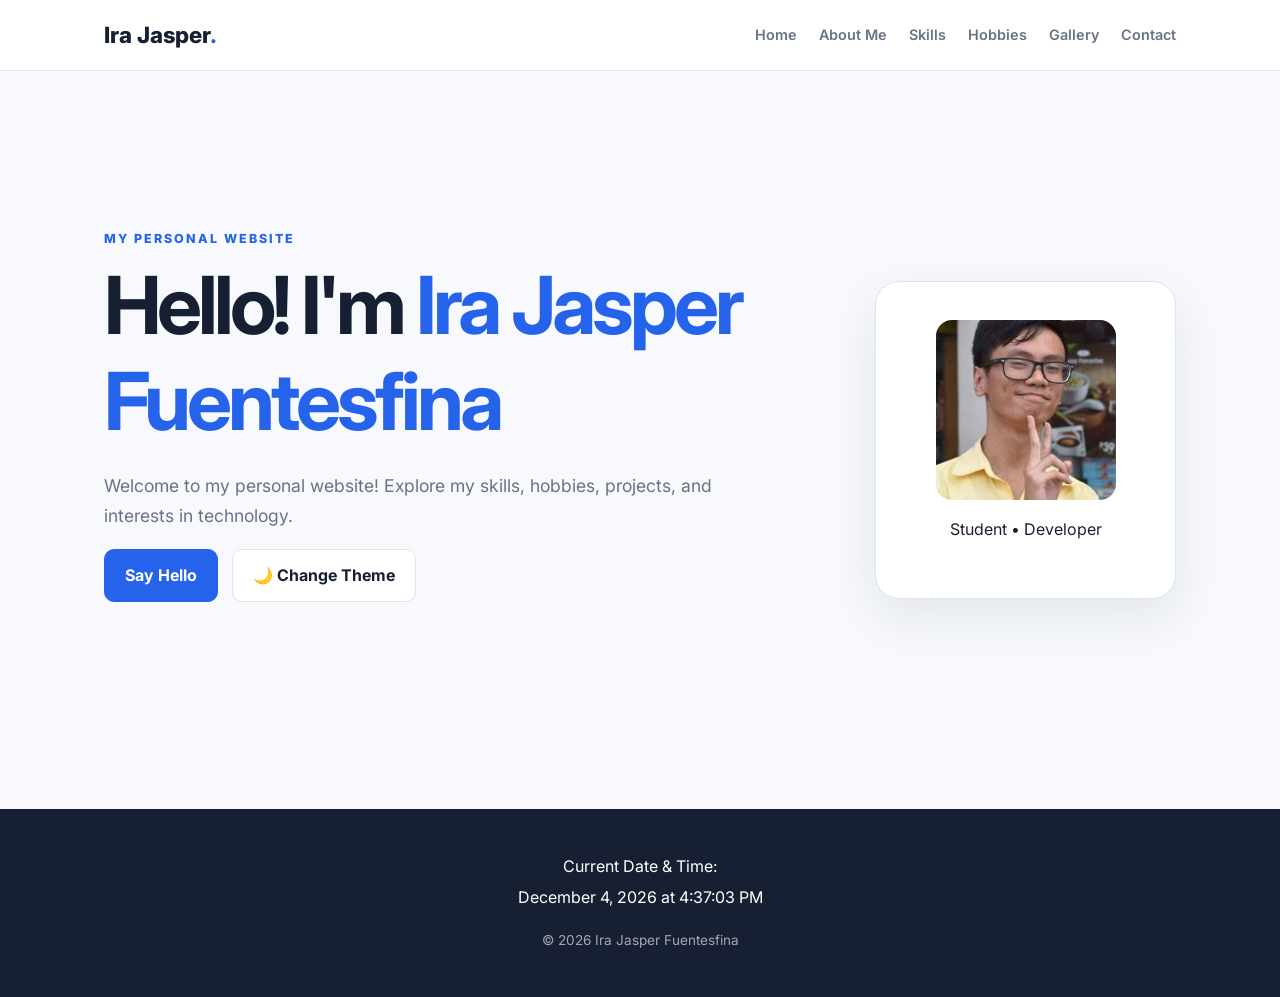
<file: index.html>
<!DOCTYPE html>
<html lang="en">
<head>
  <meta charset="UTF-8">
  <meta name="viewport" content="width=device-width, initial-scale=1.0">
  <title>Ira Jasper Fuentesfina | Personal Website</title>
  <link rel="stylesheet" href="style.css">
</head>
<body>
  <header class="header">
    <nav class="navbar">
      <a class="logo" href="index.html">Ira Jasper<span>.</span></a>
      <button class="menu-toggle" aria-label="Toggle navigation">☰</button>
      <div class="nav-links">
        <a href="index.html">Home</a>
        <a href="about.html#about">About Me</a>
        <a href="about.html#skills">Skills</a>
        <a href="about.html#hobbies">Hobbies</a>
        <a href="about.html#gallery">Gallery</a>
        <a href="contact.html">Contact</a>
      </div>
    </nav>
  </header>

  <main>
    <section id="home" class="hero">
      <div class="hero-content">
        <p class="eyebrow">MY PERSONAL WEBSITE</p>
        <h1>Hello! I'm <span>Ira Jasper Fuentesfina</span></h1>
        <p class="hero-text">
          Welcome to my personal website! Explore my skills, hobbies,
          projects, and interests in technology.
        </p>
        <button class="btn" id="welcomeBtn" type="button">Say Hello</button>
        <button class="theme-btn" id="themeBtn" type="button">🌙 Change Theme</button>
        <p id="welcomeMessage" class="welcome-message" aria-live="polite"></p>
      </div>
      <div class="hero-card">
        <div class="avatar">
          <img src="images/profilepic.jpg">
        </div>
        <p>Student • Developer</p>
      </div>
    </section>
  </main>

  <footer class="footer">
    <p>Current Date &amp; Time:</p>
    <p id="dateTime"></p>
    <p class="copyright">© <span id="year"></span> Ira Jasper Fuentesfina</p>
  </footer>

  <!-- Say Hello Popup -->
  <div class="hello-modal" id="helloModal" aria-hidden="true">
    <div class="hello-backdrop" data-close-modal></div>
    <div class="hello-dialog" role="dialog" aria-modal="true" aria-labelledby="helloTitle">
      <button class="hello-close" id="helloClose" type="button" aria-label="Close popup">&times;</button>
      <div class="hello-icon">👋</div>
      <p class="eyebrow">NICE TO MEET YOU</p>
      <h2 id="helloTitle">Say Hello!</h2>
      <p class="hello-text">What should I call you?</p>
      <input id="visitorName" class="hello-input" type="text" placeholder="Enter your name" autocomplete="name">
      <p class="hello-error" id="helloError" aria-live="polite"></p>
      <button class="btn hello-submit" id="helloSubmit" type="button">Continue</button>
    </div>
  </div>

  <script src="script.js"></script>
</body>
</html>
</file>
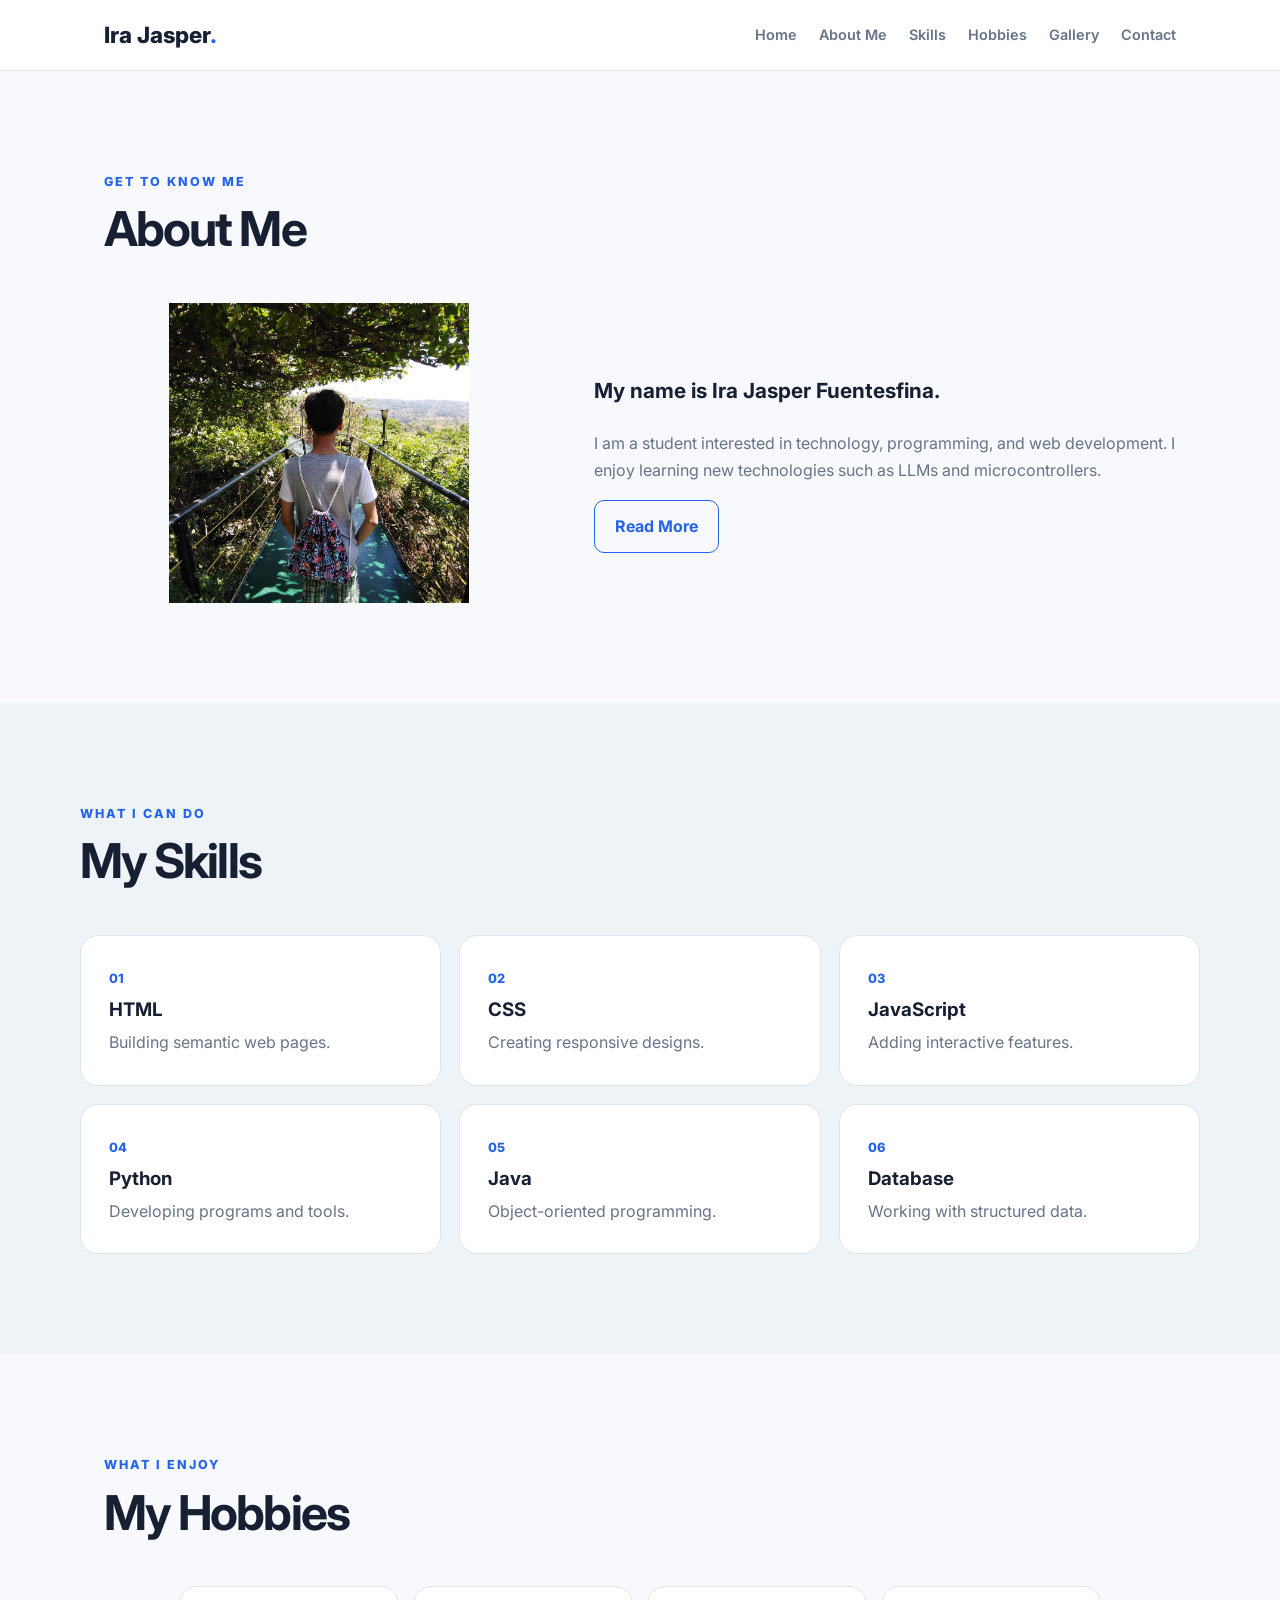
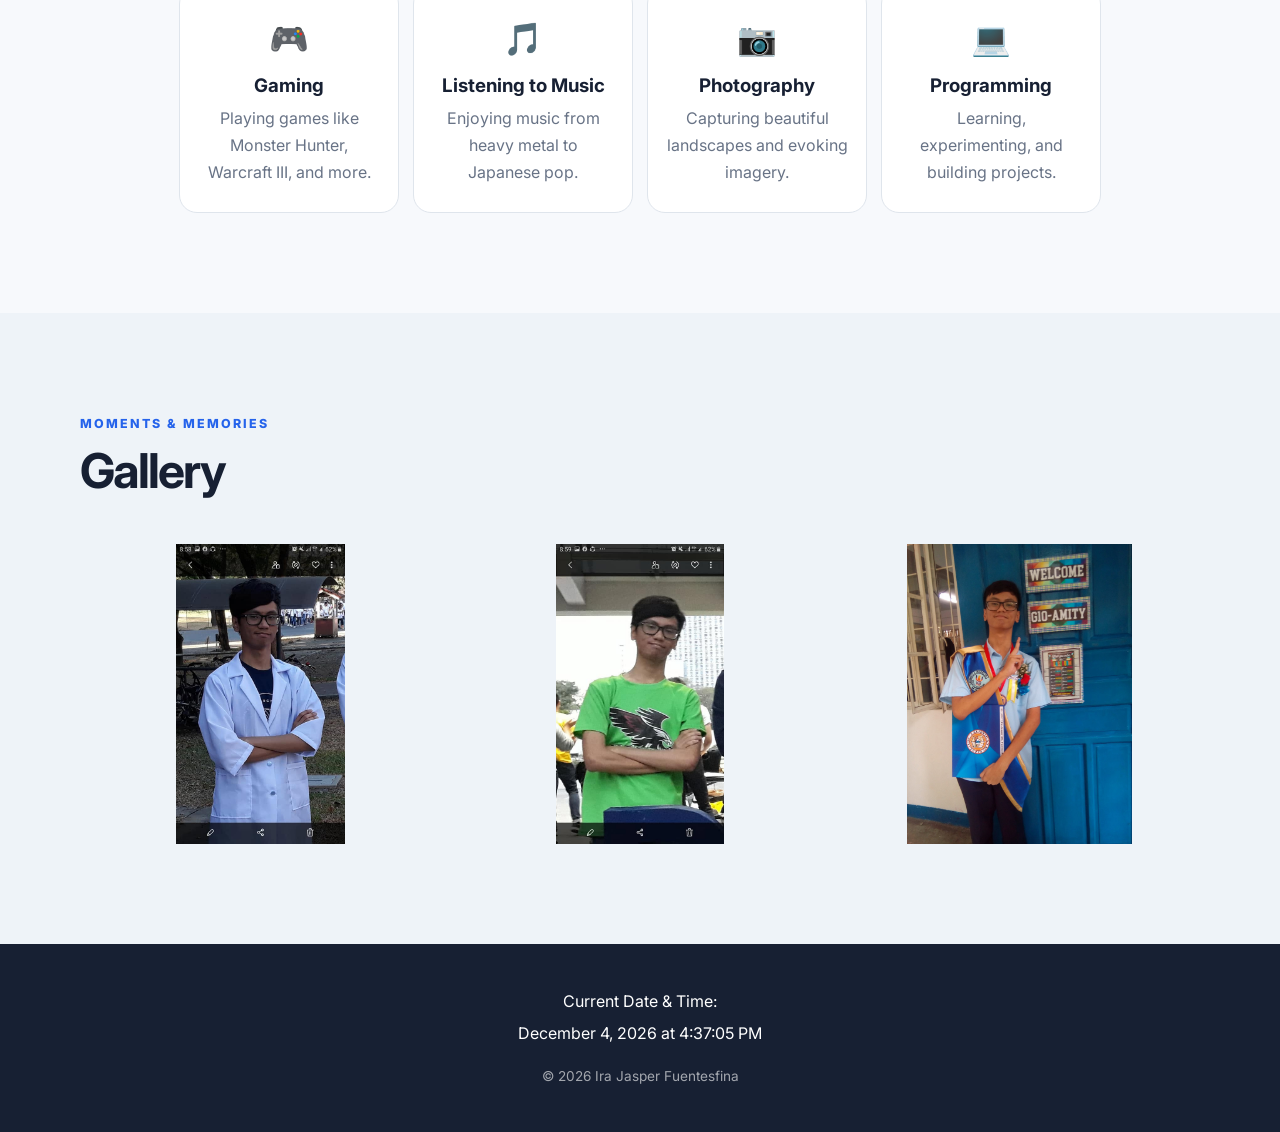
<file: about.html>
<!DOCTYPE html>
<html lang="en">
<head>
  <meta charset="UTF-8">
  <meta name="viewport" content="width=device-width, initial-scale=1.0">
  <title>About Me | Ira Jasper Fuentesfina</title>
  <link rel="stylesheet" href="style.css">
</head>
<body>
  <header class="header">
    <nav class="navbar">
      <a class="logo" href="index.html">Ira Jasper<span>.</span></a>
      <button class="menu-toggle" aria-label="Toggle navigation">☰</button>
      <div class="nav-links">
        <a href="index.html">Home</a>
        <a href="about.html#about">About Me</a>
        <a href="about.html#skills">Skills</a>
        <a href="about.html#hobbies">Hobbies</a>
        <a href="about.html#gallery">Gallery</a>
        <a href="contact.html">Contact</a>
      </div>
    </nav>
  </header>

  <main>
    <section id="about" class="section">
      <div class="section-heading">
        <p class="eyebrow">GET TO KNOW ME</p>
        <h2>About Me</h2>
      </div>
      <div class="about-grid">
        <div class="photo-placeholder has-image" role="img" aria-label="My Photo">
          <img src="images/myphoto.jpg">
        </div>
        <div class="about-content">
          <p class="lead">My name is Ira Jasper Fuentesfina.</p>
          <p>
            I am a student interested in technology, programming, and web
            development. I enjoy learning new technologies such as LLMs and microcontrollers.
          </p>
          <button class="outline-btn" id="readMoreBtn">Read More</button>
          <p class="more-text" id="moreText">
            My goal is to continue improving my programming skills while
            creating applications that are simple, useful, and
            enjoyable to use.
          </p>
        </div>
      </div>
    </section>

    <section id="skills" class="section section-alt">
      <div class="section-heading">
        <p class="eyebrow">WHAT I CAN DO</p>
        <h2>My Skills</h2>
      </div>
      <div class="skills-grid">
        <div class="skill-card"><span>01</span><h3>HTML</h3><p>Building semantic web pages.</p></div>
        <div class="skill-card"><span>02</span><h3>CSS</h3><p>Creating responsive designs.</p></div>
        <div class="skill-card"><span>03</span><h3>JavaScript</h3><p>Adding interactive features.</p></div>
        <div class="skill-card"><span>04</span><h3>Python</h3><p>Developing programs and tools.</p></div>
        <div class="skill-card"><span>05</span><h3>Java</h3><p>Object-oriented programming.</p></div>
        <div class="skill-card"><span>06</span><h3>Database</h3><p>Working with structured data.</p></div>
      </div>
    </section>

    <section id="hobbies" class="section">
      <div class="section-heading">
        <p class="eyebrow">WHAT I ENJOY</p>
        <h2>My Hobbies</h2>
      </div>
      <div class="hobbies-grid">
        <div class="hobby"><div class="icon">🎮</div><h3>Gaming</h3><p>Playing games like Monster Hunter, Warcraft III, and more.</p></div>
        <div class="hobby"><div class="icon">🎵</div><h3>Listening to Music</h3><p>Enjoying music from heavy metal to Japanese pop.</p></div>
        <div class="hobby"><div class="icon">📷</div><h3>Photography</h3><p>Capturing beautiful landscapes and evoking imagery.</p></div>
        <div class="hobby"><div class="icon">💻</div><h3>Programming</h3><p>Learning, experimenting, and building projects.</p></div>
      </div>
    </section>

    <section id="gallery" class="section section-alt">
      <div class="section-heading">
        <p class="eyebrow">MOMENTS & MEMORIES</p>
        <h2>Gallery</h2>
      </div>
      <div class="gallery-grid">
        <div class="gallery-item has-image"><img src="images/photo1.jpg"></div>
        <div class="gallery-item has-image"><img src="images/photo2.jpg"></div>
        <div class="gallery-item has-image"><img src="images/photo3.jpg"></div>
      </div>
    </section>
  </main>

  <footer class="footer">
    <p>Current Date &amp; Time:</p>
    <p id="dateTime"></p>
    <p class="copyright">© <span id="year"></span> Ira Jasper Fuentesfina</p>
  </footer>

  <script src="script.js"></script>
</body>
</html>
</file>
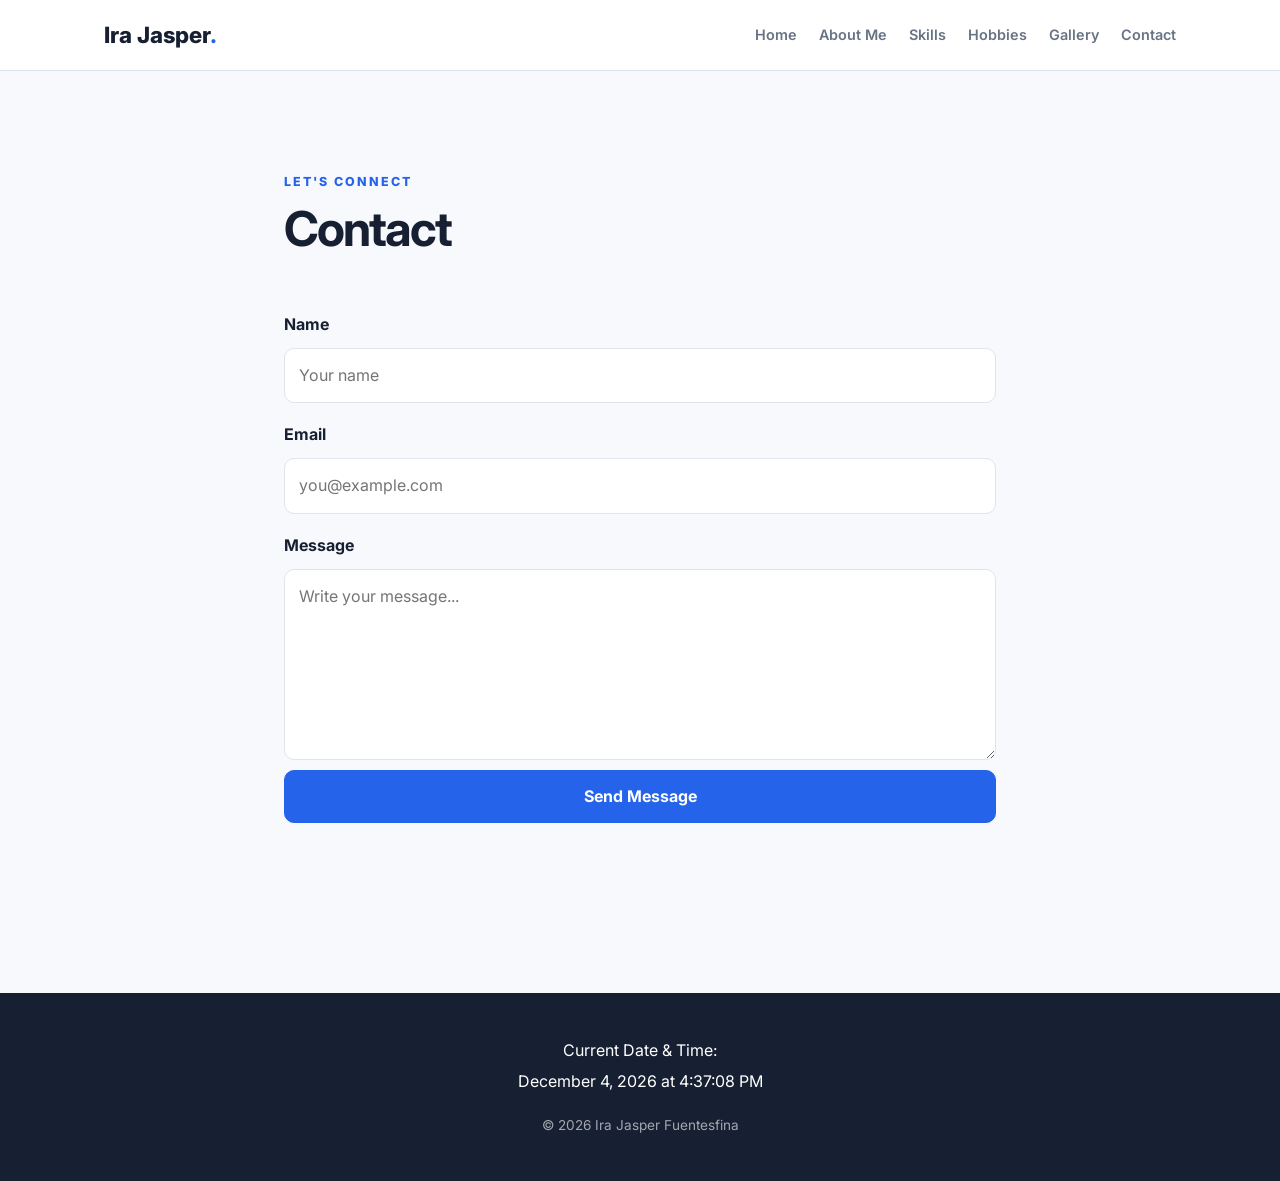
<file: contact.html>
<!DOCTYPE html>
<html lang="en">
<head>
  <meta charset="UTF-8">
  <meta name="viewport" content="width=device-width, initial-scale=1.0">
  <title>Contact | Ira Jasper Fuentesfina</title>
  <link rel="stylesheet" href="style.css">
</head>
<body>
  <header class="header">
    <nav class="navbar">
      <a class="logo" href="index.html">Ira Jasper<span>.</span></a>
      <button class="menu-toggle" aria-label="Toggle navigation">☰</button>
      <div class="nav-links">
        <a href="index.html">Home</a>
        <a href="about.html#about">About Me</a>
        <a href="about.html#skills">Skills</a>
        <a href="about.html#hobbies">Hobbies</a>
        <a href="about.html#gallery">Gallery</a>
        <a href="contact.html">Contact</a>
      </div>
    </nav>
  </header>

  <main>
    <section id="contact" class="section contact-section">
      <div class="section-heading">
        <p class="eyebrow">LET'S CONNECT</p>
        <h2>Contact</h2>
      </div>
      <form id="contactForm" class="contact-form">
        <label for="name">Name</label>
        <input id="name" name="name" type="text" placeholder="Your name" required>

        <label for="email">Email</label>
        <input id="email" name="email" type="email" placeholder="you@example.com" required>

        <label for="message">Message</label>
        <textarea id="message" name="message" rows="6" placeholder="Write your message..." required></textarea>

        <button class="btn" type="submit">Send Message</button>
        <p id="formStatus" class="form-status"></p>
      </form>
    </section>
  </main>

  <footer class="footer">
    <p>Current Date &amp; Time:</p>
    <p id="dateTime"></p>
    <p class="copyright">© <span id="year"></span> Ira Jasper Fuentesfina</p>
  </footer>

  <script src="script.js"></script>
</body>
</html>
</file>
<file: style.css>
@import url('https://fonts.googleapis.com/css2?family=Inter:wght@400;500;600;700;800&display=swap');

:root {
  --bg: #f7f9fc;
  --surface: #ffffff;
  --surface-2: #eef3f8;
  --text: #172033;
  --muted: #687386;
  --primary: #2563eb;
  --primary-dark: #1d4ed8;
  --accent: #14b8a6;
  --border: #dfe5ec;
  --shadow: 0 18px 50px rgba(23, 32, 51, 0.09);
}

* { box-sizing: border-box; scroll-behavior: smooth; }

body {
  margin: 0;
  font-family: Inter, system-ui, sans-serif;
  color: var(--text);
  background: var(--bg);
  line-height: 1.7;
}

.header {
  position: sticky;
  top: 0;
  z-index: 100;
  background: rgba(255,255,255,.92);
  backdrop-filter: blur(14px);
  border-bottom: 1px solid var(--border);
}

.navbar {
  max-width: 1120px;
  margin: auto;
  padding: 16px 24px;
  display: flex;
  align-items: center;
  justify-content: space-between;
}

.logo {
  color: var(--text);
  text-decoration: none;
  font-size: 1.4rem;
  font-weight: 800;
}
.logo span { color: var(--primary); }

.nav-links { display: flex; gap: 22px; }
.nav-links a {
  color: var(--muted);
  text-decoration: none;
  font-size: .9rem;
  font-weight: 600;
}
.nav-links a:hover { color: var(--primary); }

.menu-toggle {
  display: none;
  border: 0;
  background: transparent;
  font-size: 1.6rem;
  cursor: pointer;
}

.hero {
  min-height: 82vh;
  max-width: 1120px;
  margin: auto;
  padding: 90px 24px;
  display: grid;
  grid-template-columns: 1.4fr .6fr;
  align-items: center;
  gap: 70px;
}

.eyebrow {
  margin: 0 0 8px;
  color: var(--primary);
  font-size: .78rem;
  font-weight: 800;
  letter-spacing: .16em;
  text-transform: uppercase;
}

h1, h2, h3 { line-height: 1.2; }
h1 { font-size: clamp(2.6rem, 7vw, 5rem); margin: 0 0 22px; letter-spacing: -.05em; }
h1 span { color: var(--primary); }
h2 { font-size: clamp(2rem, 4vw, 3rem); margin: 0; letter-spacing: -.04em; }
h3 { margin: 8px 0; }
.hero-text { max-width: 650px; color: var(--muted); font-size: 1.1rem; }

.btn, .outline-btn {
  display: inline-block;
  border-radius: 10px;
  padding: 12px 20px;
  font: inherit;
  font-weight: 700;
  cursor: pointer;
  transition: .2s ease;
}
.btn {
  border: 1px solid var(--primary);
  background: var(--primary);
  color: white;
  text-decoration: none;
}
.btn:hover { background: var(--primary-dark); transform: translateY(-2px); }
.outline-btn {
  border: 1px solid var(--primary);
  background: transparent;
  color: var(--primary);
}
.outline-btn:hover { background: var(--primary); color: white; }

.hero-card {
  padding: 38px 24px;
  text-align: center;
  background: var(--surface);
  border: 1px solid var(--border);
  border-radius: 24px;
  box-shadow: var(--shadow);
}

.avatar {
  width: 180px;
  height: 180px;
  border-radius: 16px;
  overflow: hidden;
  margin: 0 auto 1rem;
}
.avatar img {
  width: 100%;
  height: 100%;
  object-fit: cover;
  display: block;
}

.section {
  padding: 100px 24px;
  max-width: 1120px;
  margin: auto;
}
.section-alt {
  max-width: none;
  background: var(--surface-2);
}
.section-alt > * { max-width: 1120px; margin-left: auto; margin-right: auto; }
.section-heading { margin-bottom: 45px; }

.about-grid {
  display: grid;
  grid-template-columns: .85fr 1.15fr;
  gap: 60px;
  align-items: center;
}
.photo-placeholder,
.gallery-item {
  min-height: 300px;
  border-radius: 22px;
  border: 2px dashed #b9c5d4;
  background: linear-gradient(135deg, #e7edf5, #f9fbfd);
  display: grid;
  place-items: center;
  overflow: hidden;
}
.photo-placeholder.has-image,
.gallery-item.has-image {
  border: none;
  background: transparent;
}
.photo-placeholder img,
.gallery-item img {
  display: block;
  width: 100%;
  height: 300px;
  object-fit: contain;
  border-radius: 22px;
}
.about-content { color: var(--muted); }
.about-content .lead { color: var(--text); font-size: 1.3rem; font-weight: 700; }
.more-text { display: none; }
.more-text.show { display: block; }

.skills-grid {
  display: grid;
  grid-template-columns: repeat(3, 1fr);
  gap: 18px;
}
.skill-card {
  background: var(--surface);
  border: 1px solid var(--border);
  padding: 28px;
  border-radius: 18px;
  transition: .2s;
}
.skill-card:hover { transform: translateY(-5px); box-shadow: var(--shadow); }
.skill-card span { color: var(--primary); font-size: .8rem; font-weight: 800; }
.skill-card p, .hobby p { color: var(--muted); margin: 0; }

.hobbies-grid {
  display: flex;
  justify-content: center;
  align-items: stretch;
  flex-wrap: wrap;
  gap: 14px;
  max-width: 1000px;
  margin: 0 auto;
}

.hobby {
  flex: 0 1 220px;
  padding: 25px 18px;
  text-align: center;
  border: 1px solid var(--border);
  background: var(--surface);
  border-radius: 18px;
}

.icon { font-size: 2rem; }

.gallery-grid {
  display: grid;
  grid-template-columns: repeat(3, 1fr);
  gap: 18px;
}
.gallery-item { min-height: 280px; }
.gallery-note { text-align: center; color: var(--muted); }

.contact-section { max-width: 760px; }
.contact-form { display: grid; gap: 10px; }
.contact-form label { font-weight: 700; margin-top: 8px; }
.contact-form input, .contact-form textarea {
  width: 100%;
  border: 1px solid var(--border);
  border-radius: 10px;
  padding: 13px 14px;
  font: inherit;
  background: var(--surface);
  color: var(--text);
  resize: vertical;
}
.contact-form input:focus, .contact-form textarea:focus {
  outline: 2px solid rgba(37,99,235,.18);
  border-color: var(--primary);
}
.form-status { min-height: 28px; color: var(--primary); font-weight: 600; }

.footer {
  padding: 40px 24px;
  text-align: center;
  background: #172033;
  color: white;
}
.footer p { margin: 4px; }
.copyright { opacity: .6; font-size: .85rem; margin-top: 18px !important; }

@media (max-width: 800px) {
  .menu-toggle { display: block; }
  .nav-links {
    display: none;
    position: absolute;
    left: 0; right: 0; top: 65px;
    padding: 20px 24px;
    flex-direction: column;
    background: white;
    border-bottom: 1px solid var(--border);
  }
  .nav-links.open { display: flex; }
  .hero, .about-grid { grid-template-columns: 1fr; }
  .hero { padding-top: 60px; gap: 35px; }
  .skills-grid { grid-template-columns: repeat(2, 1fr); }
  .hobbies-grid { grid-template-columns: repeat(2, 1fr); }
  .gallery-grid { grid-template-columns: 1fr; }
}

@media (max-width: 500px) {
  .skills-grid, .hobbies-grid { grid-template-columns: 1fr; }
  .section { padding: 70px 20px; }
}

.welcome-message {
  min-height: 32px;
  margin: 18px 0 0;
  color: var(--primary);
  font-weight: 700;
  font-size: 1rem;
}

.theme-btn {
  margin-left: 10px;
  padding: 12px 20px;
  border: 1px solid var(--border);
  border-radius: 10px;
  background: var(--surface);
  color: var(--text);
  font: inherit;
  font-weight: 700;
  cursor: pointer;
  transition: .2s ease;
}

.theme-btn:hover {
  transform: translateY(-2px);
  box-shadow: var(--shadow);
}

body.dark-theme {
  --bg: #111827;
  --surface: #1f2937;
  --surface-2: #182230;
  --text: #f3f4f6;
  --muted: #b6c0ce;
  --primary: #60a5fa;
  --primary-dark: #3b82f6;
  --accent: #2dd4bf;
  --border: #374151;
}

body.dark-theme .header,
body.dark-theme .nav-links {
  background: rgba(31, 41, 55, .96);
}

body.dark-theme .footer {
  background: #0b1120;
}

@media (max-width: 500px) {
  .theme-btn {
    margin: 12px 0 0;
  }
}


/* Stylized Say Hello popup */
body.modal-open {
  overflow: hidden;
}

.hello-modal {
  position: fixed;
  inset: 0;
  z-index: 1000;
  display: grid;
  place-items: center;
  padding: 24px;
  visibility: hidden;
  opacity: 0;
  pointer-events: none;
  transition: opacity .25s ease, visibility .25s ease;
}

.hello-modal.show {
  visibility: visible;
  opacity: 1;
  pointer-events: auto;
}

.hello-backdrop {
  position: absolute;
  inset: 0;
  background: rgba(15, 23, 42, .62);
  backdrop-filter: blur(7px);
}

.hello-dialog {
  position: relative;
  width: min(100%, 440px);
  padding: 38px 34px 34px;
  text-align: center;
  background: var(--surface);
  border: 1px solid var(--border);
  border-radius: 26px;
  box-shadow: 0 30px 80px rgba(15, 23, 42, .28);
  transform: translateY(18px) scale(.96);
  transition: transform .28s cubic-bezier(.2,.8,.2,1);
}

.hello-modal.show .hello-dialog {
  transform: translateY(0) scale(1);
}

.hello-close {
  position: absolute;
  top: 14px;
  right: 16px;
  width: 38px;
  height: 38px;
  border: 0;
  border-radius: 50%;
  background: var(--surface-2);
  color: var(--muted);
  font-size: 1.5rem;
  line-height: 1;
  cursor: pointer;
  transition: .2s ease;
}

.hello-close:hover {
  color: var(--text);
  transform: rotate(90deg);
}

.hello-icon {
  width: 68px;
  height: 68px;
  display: grid;
  place-items: center;
  margin: 0 auto 18px;
  border-radius: 20px;
  background: rgba(37, 99, 235, .1);
  font-size: 2rem;
  animation: helloFloat 2.2s ease-in-out infinite;
}

.hello-dialog .eyebrow {
  margin-bottom: 5px;
}

.hello-dialog h2 {
  margin: 0 0 8px;
}

.hello-text {
  margin: 0 0 20px;
  color: var(--muted);
}

.hello-input {
  width: 100%;
  padding: 14px 16px;
  border: 1px solid var(--border);
  border-radius: 12px;
  background: var(--bg);
  color: var(--text);
  font: inherit;
  outline: none;
  transition: .2s ease;
}

.hello-input:focus {
  border-color: var(--primary);
  box-shadow: 0 0 0 4px rgba(37, 99, 235, .12);
}

.hello-error {
  min-height: 24px;
  margin: 7px 0 0;
  color: #dc2626;
  font-size: .85rem;
  font-weight: 600;
}

.hello-submit {
  width: 100%;
  margin-top: 5px;
}

@keyframes helloFloat {
  0%, 100% { transform: translateY(0) rotate(-4deg); }
  50% { transform: translateY(-5px) rotate(4deg); }
}

@media (max-width: 500px) {
  .hello-dialog {
    padding: 34px 22px 24px;
    border-radius: 22px;
  }
}
</file>
